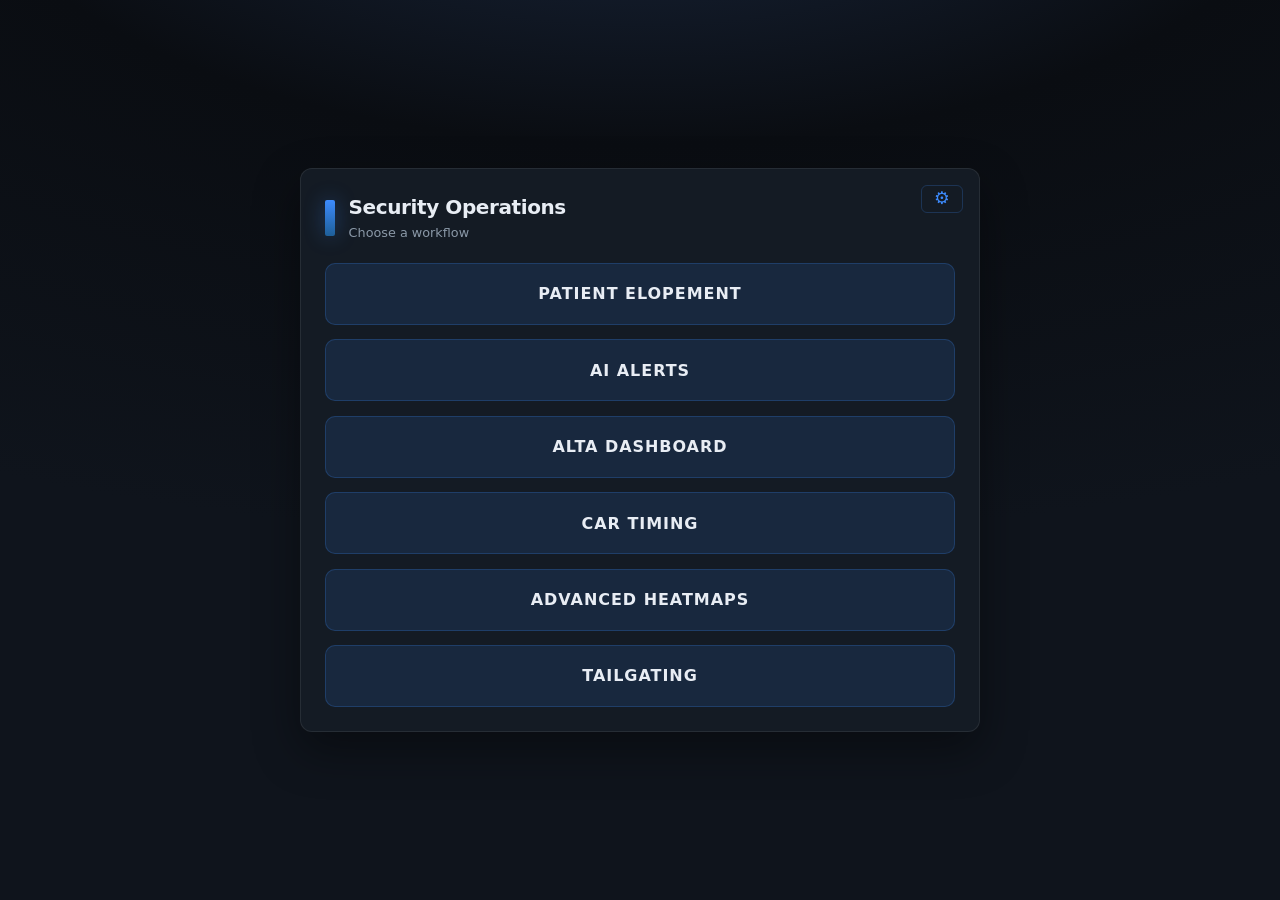
<file: docs/index.html>
<!DOCTYPE html>
<html lang="en">
  <head>
    <meta charset="utf-8" />
    <meta name="viewport" content="width=device-width, initial-scale=1" />
    <title>Security Operations Hub</title>
    <link rel="stylesheet" href="css/style.css?v=10" />
  </head>
  <body class="home-body">
    <main class="home-shell">
      <section class="home-card" aria-labelledby="home-title">
        <div class="home-settings-wrap">
          <button type="button" class="btn btn-ghost home-settings-btn" id="homeSettingsBtn" aria-label="App visibility settings">
            ⚙
          </button>
        </div>
        <div class="brand home-brand">
          <span class="brand-mark" aria-hidden="true"></span>
          <div class="brand-text">
            <h1 id="home-title">Security Operations</h1>
            <p class="tagline">Choose a workflow</p>
          </div>
        </div>
        <div class="home-actions" id="homeActions">
          <a class="home-link-btn" data-app-id="patient-elopement" href="patient-elopement.html">Patient elopement</a>
          <a class="home-link-btn" data-app-id="ai-alerts" href="ai-alerts.html">AI alerts</a>
          <a class="home-link-btn" data-app-id="alta-dashboard" href="alta-dashboard.html">Alta dashboard</a>
          <a class="home-link-btn" data-app-id="car-timing" href="car-timing.html">Car timing</a>
          <a class="home-link-btn" data-app-id="advanced-heatmaps" href="advanced-heatmaps.html">Advanced heatmaps</a>
          <a class="home-link-btn" data-app-id="tailgating" href="tailgating.html">Tailgating</a>
        </div>
      </section>
    </main>
    <div class="ai-alerts-modal is-hidden" id="homeSettingsModal" role="dialog" aria-modal="true" aria-labelledby="homeSettingsTitle" hidden>
      <div class="ai-alerts-modal-card">
        <div class="card-head card-head-split">
          <h2 id="homeSettingsTitle">Visible mini apps</h2>
          <button type="button" class="btn btn-ghost" id="homeSettingsCloseBtn">Close</button>
        </div>
        <div id="homeSettingsList" class="home-settings-list"></div>
      </div>
    </div>
    <script src="js/home.js?v=2"></script>
  </body>
</html>
</file>
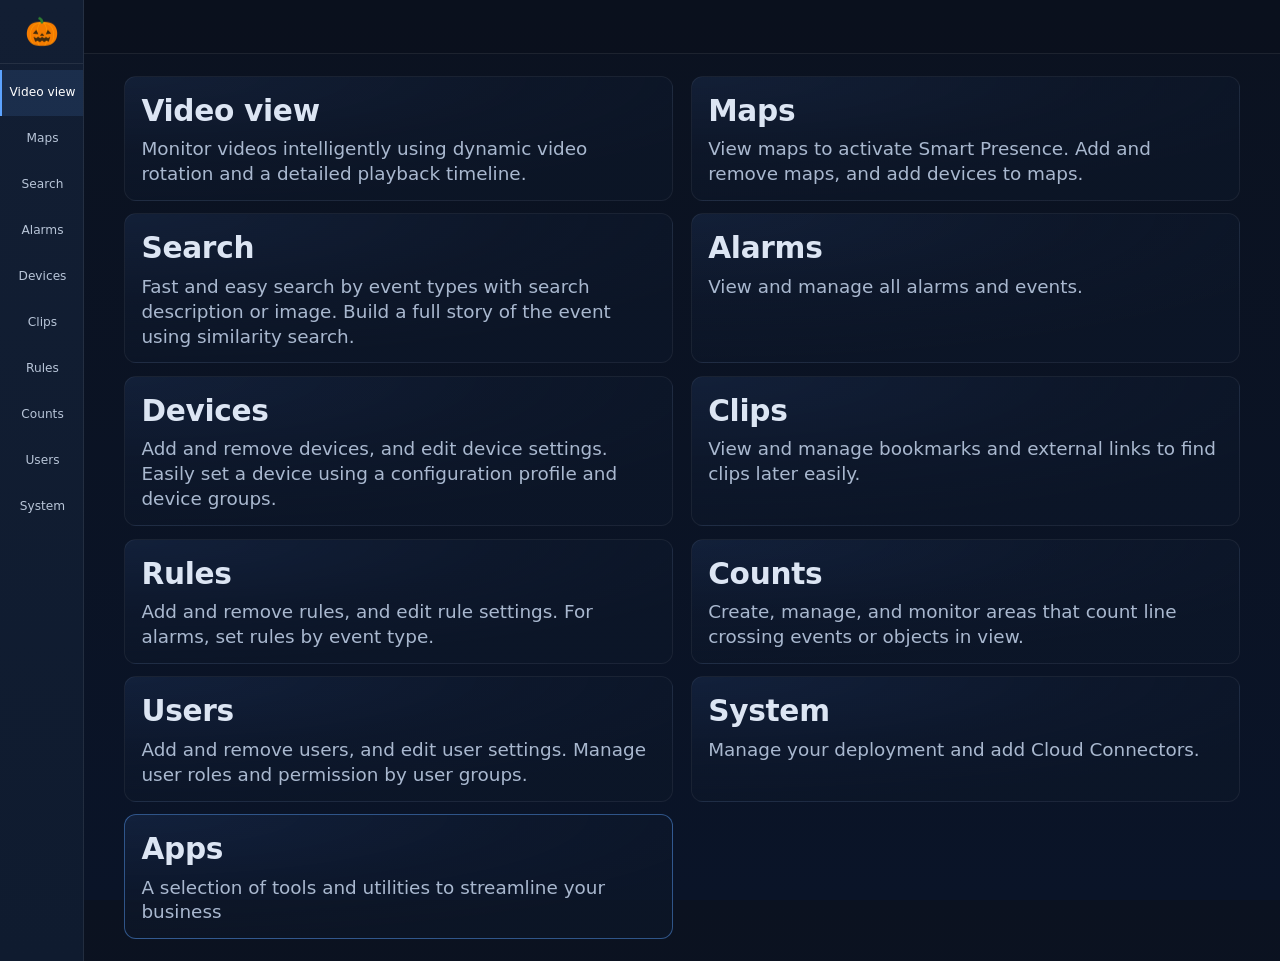
<file: docs/home/index.html>
<!DOCTYPE html>
<html lang="en">
  <head>
    <meta charset="utf-8" />
    <meta name="viewport" content="width=device-width, initial-scale=1" />
    <title>Alta Home</title>
    <link rel="stylesheet" href="../css/style.css?v=10" />
  </head>
  <body class="alta-home-body">
    <div class="alta-home-shell">
      <aside class="alta-nav">
        <div class="alta-nav-logo" aria-hidden="true">🎃</div>
        <nav class="alta-nav-list">
          <a class="alta-nav-item is-active" href="#"><span>Video view</span></a>
          <a class="alta-nav-item" href="#"><span>Maps</span></a>
          <a class="alta-nav-item" href="#"><span>Search</span></a>
          <a class="alta-nav-item" href="#"><span>Alarms</span></a>
          <a class="alta-nav-item" href="#"><span>Devices</span></a>
          <a class="alta-nav-item" href="#"><span>Clips</span></a>
          <a class="alta-nav-item" href="#"><span>Rules</span></a>
          <a class="alta-nav-item" href="#"><span>Counts</span></a>
          <a class="alta-nav-item" href="#"><span>Users</span></a>
          <a class="alta-nav-item" href="#"><span>System</span></a>
        </nav>
      </aside>
      <main class="alta-main">
        <header class="alta-main-top"></header>
        <section class="alta-feature-grid" aria-label="Platform sections">
          <article class="alta-feature-item">
            <h2>Video view</h2>
            <p>Monitor videos intelligently using dynamic video rotation and a detailed playback timeline.</p>
          </article>
          <article class="alta-feature-item">
            <h2>Maps</h2>
            <p>View maps to activate Smart Presence. Add and remove maps, and add devices to maps.</p>
          </article>
          <article class="alta-feature-item">
            <h2>Search</h2>
            <p>Fast and easy search by event types with search description or image. Build a full story of the event using similarity search.</p>
          </article>
          <article class="alta-feature-item">
            <h2>Alarms</h2>
            <p>View and manage all alarms and events.</p>
          </article>
          <article class="alta-feature-item">
            <h2>Devices</h2>
            <p>Add and remove devices, and edit device settings. Easily set a device using a configuration profile and device groups.</p>
          </article>
          <article class="alta-feature-item">
            <h2>Clips</h2>
            <p>View and manage bookmarks and external links to find clips later easily.</p>
          </article>
          <article class="alta-feature-item">
            <h2>Rules</h2>
            <p>Add and remove rules, and edit rule settings. For alarms, set rules by event type.</p>
          </article>
          <article class="alta-feature-item">
            <h2>Counts</h2>
            <p>Create, manage, and monitor areas that count line crossing events or objects in view.</p>
          </article>
          <article class="alta-feature-item">
            <h2>Users</h2>
            <p>Add and remove users, and edit user settings. Manage user roles and permission by user groups.</p>
          </article>
          <article class="alta-feature-item">
            <h2>System</h2>
            <p>Manage your deployment and add Cloud Connectors.</p>
          </article>
          <a class="alta-feature-item alta-feature-link" href="../index.html">
            <h2>Apps</h2>
            <p>A selection of tools and utilities to streamline your business</p>
          </a>
        </section>
      </main>
    </div>
  </body>
</html>
</file>
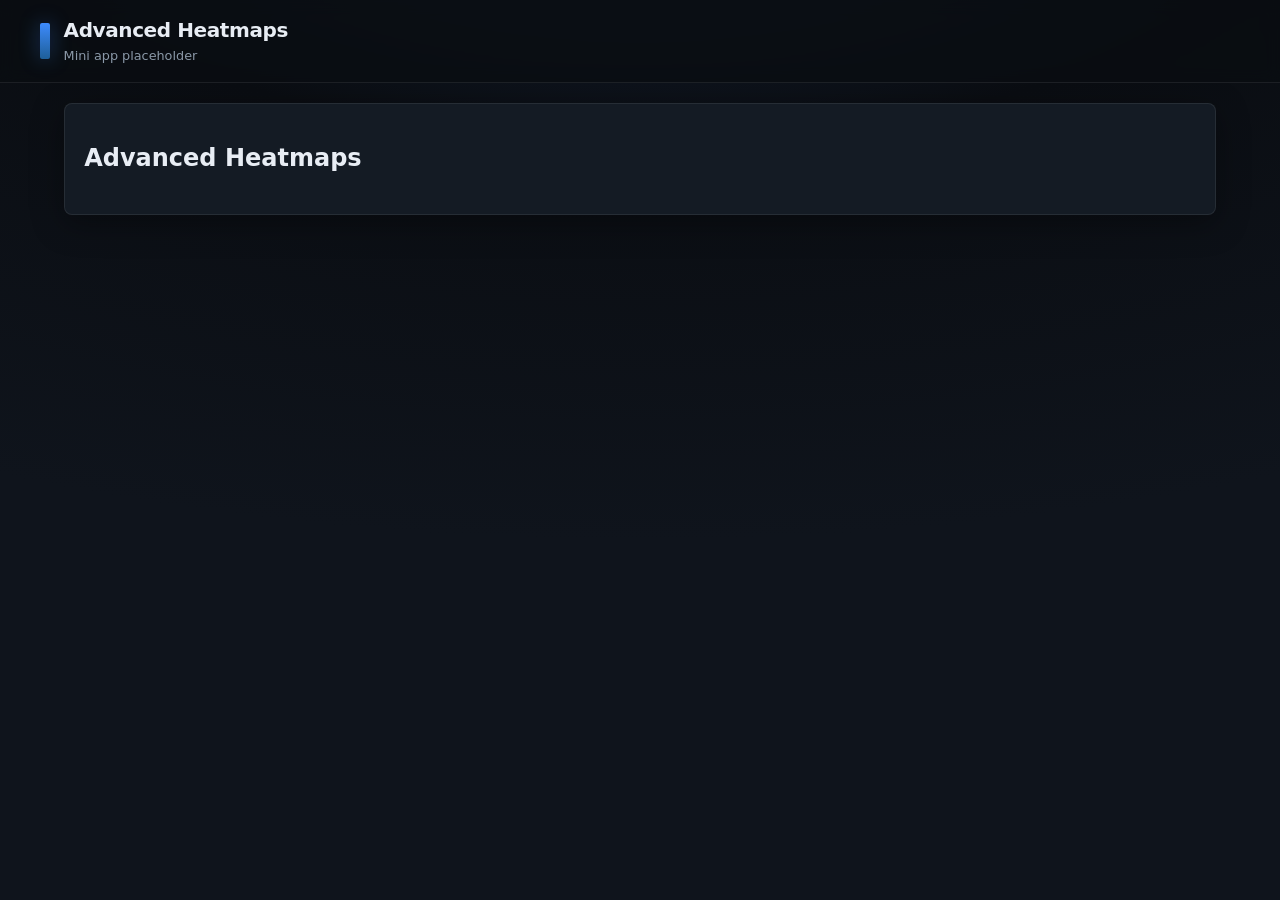
<file: docs/advanced-heatmaps.html>
<!DOCTYPE html>
<html lang="en">
  <head>
    <meta charset="utf-8" />
    <meta name="viewport" content="width=device-width, initial-scale=1" />
    <title>Advanced Heatmaps</title>
    <link rel="stylesheet" href="css/style.css?v=10" />
  </head>
  <body>
    <div class="app">
      <header class="topbar">
        <div class="brand">
          <span class="brand-mark" aria-hidden="true"></span>
          <div class="brand-text">
            <h1>Advanced Heatmaps</h1>
            <p class="tagline">Mini app placeholder</p>
          </div>
        </div>
      </header>
      <main class="layout layout-single">
        <section class="col">
          <div class="card">
            <h2>Advanced Heatmaps</h2>
          </div>
        </section>
      </main>
    </div>
  </body>
</html>
</file>
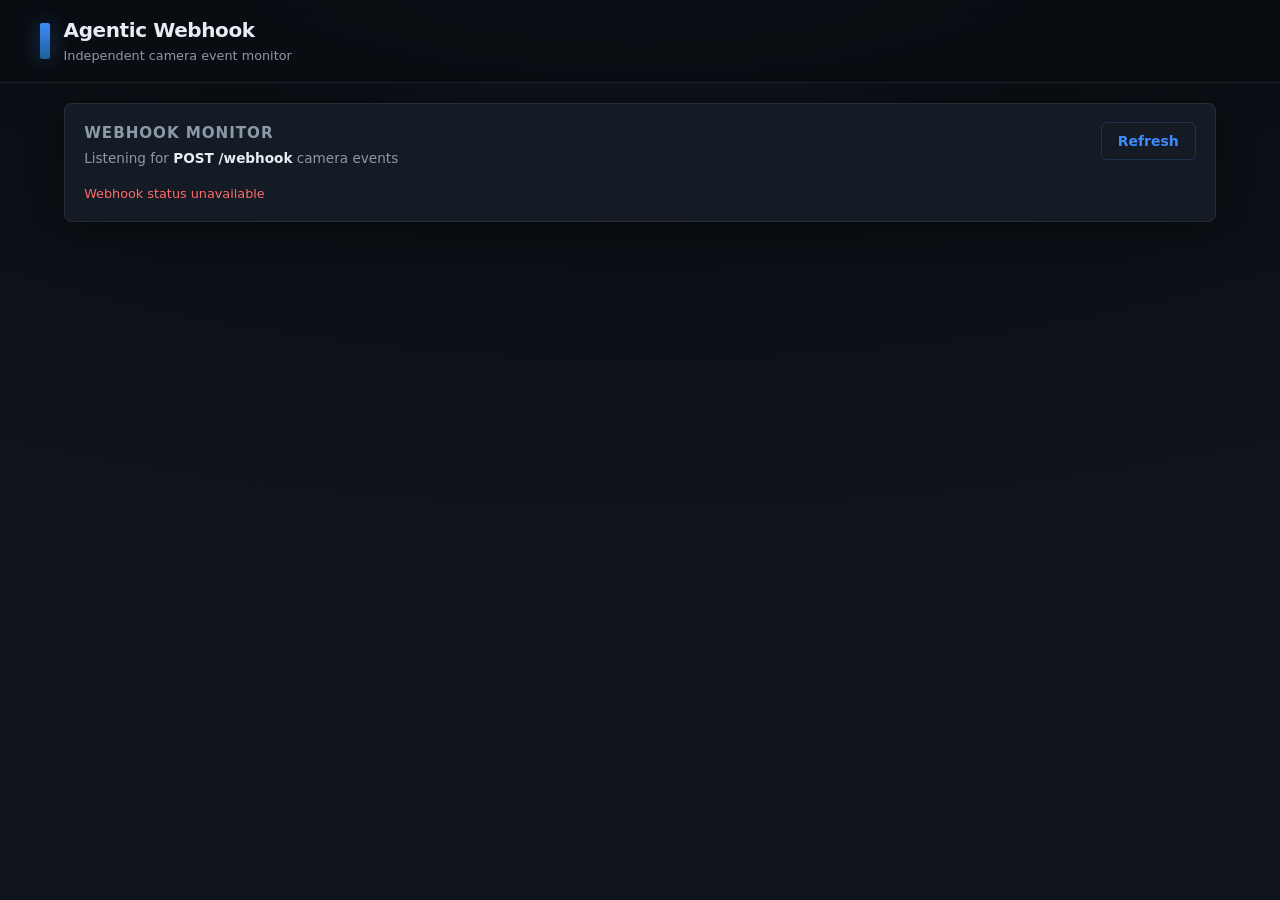
<file: docs/agentic-webhook.html>
<!DOCTYPE html>
<html lang="en">
  <head>
    <meta charset="utf-8" />
    <meta name="viewport" content="width=device-width, initial-scale=1" />
    <title>Agentic Webhook Monitor</title>
    <link rel="stylesheet" href="css/style.css?v=9" />
  </head>
  <body>
    <div class="app">
      <header class="topbar">
        <div class="brand">
          <span class="brand-mark" aria-hidden="true"></span>
          <div class="brand-text">
            <h1>Agentic Webhook</h1>
            <p class="tagline">Independent camera event monitor</p>
          </div>
        </div>
      </header>
      <main class="layout layout-single">
        <section class="col">
          <div class="card">
            <div class="card-head card-head-split">
              <div>
                <h2>Webhook monitor</h2>
                <p class="card-sub">Listening for <strong>POST /webhook</strong> camera events</p>
              </div>
              <button type="button" class="btn btn-ghost" id="refreshWebhookBtn">Refresh</button>
            </div>
            <p id="entryStatus" class="inline-status">Waiting for webhook...</p>
          </div>
        </section>
      </main>
    </div>

    <div class="warning-modal is-hidden" id="entryModal" role="dialog" aria-modal="true" aria-labelledby="entryTitle" hidden>
      <div class="warning-card">
        <div class="warning-head">
          <h2 id="entryTitle">AGENTIC WEBHOOK EVENT</h2>
          <div class="warning-head-actions">
            <p id="entryModalStatus" class="warning-status">Waiting for webhook...</p>
            <button type="button" class="btn btn-ghost warning-clear-btn" id="clearEntryBtn" disabled>Clear event</button>
          </div>
        </div>
        <div id="entryBody" class="warning-body is-hidden agentic-warning-body">
          <div class="warning-thumbs agentic-main-viewer">
            <div class="warning-thumb-wrap agentic-main-wrap">
              <span id="entryFallback" class="warning-thumb-fallback">?</span>
              <img id="entryImage" class="warning-thumb-img" alt="Webhook snapshot" />
            </div>
          </div>
          <div class="warning-meta">
            <div id="entryName" class="warning-patient">Unknown rule</div>
            <div id="entryCamera" class="warning-location">Unknown camera</div>
            <div id="entryEvent" class="warning-event">Camera rule triggered</div>
            <div id="entryTime" class="warning-time"></div>
            <div id="entryResolution" class="warning-time"></div>
          </div>
        </div>
        <div id="entrySnapshots" class="warning-snapshots is-hidden">
          <div class="warning-snapshots-title">Snapshot selector</div>
          <div class="agentic-snapshot-selector">
            <button type="button" class="btn btn-ghost agentic-snap-btn" id="snapSelect0">1</button>
            <button type="button" class="btn btn-ghost agentic-snap-btn" id="snapSelect1">2</button>
            <button type="button" class="btn btn-ghost agentic-snap-btn" id="snapSelect2">3</button>
          </div>
        </div>
      </div>
    </div>

    <script src="js/agentic-webhook.js?v=2"></script>
  </body>
</html>
</file>
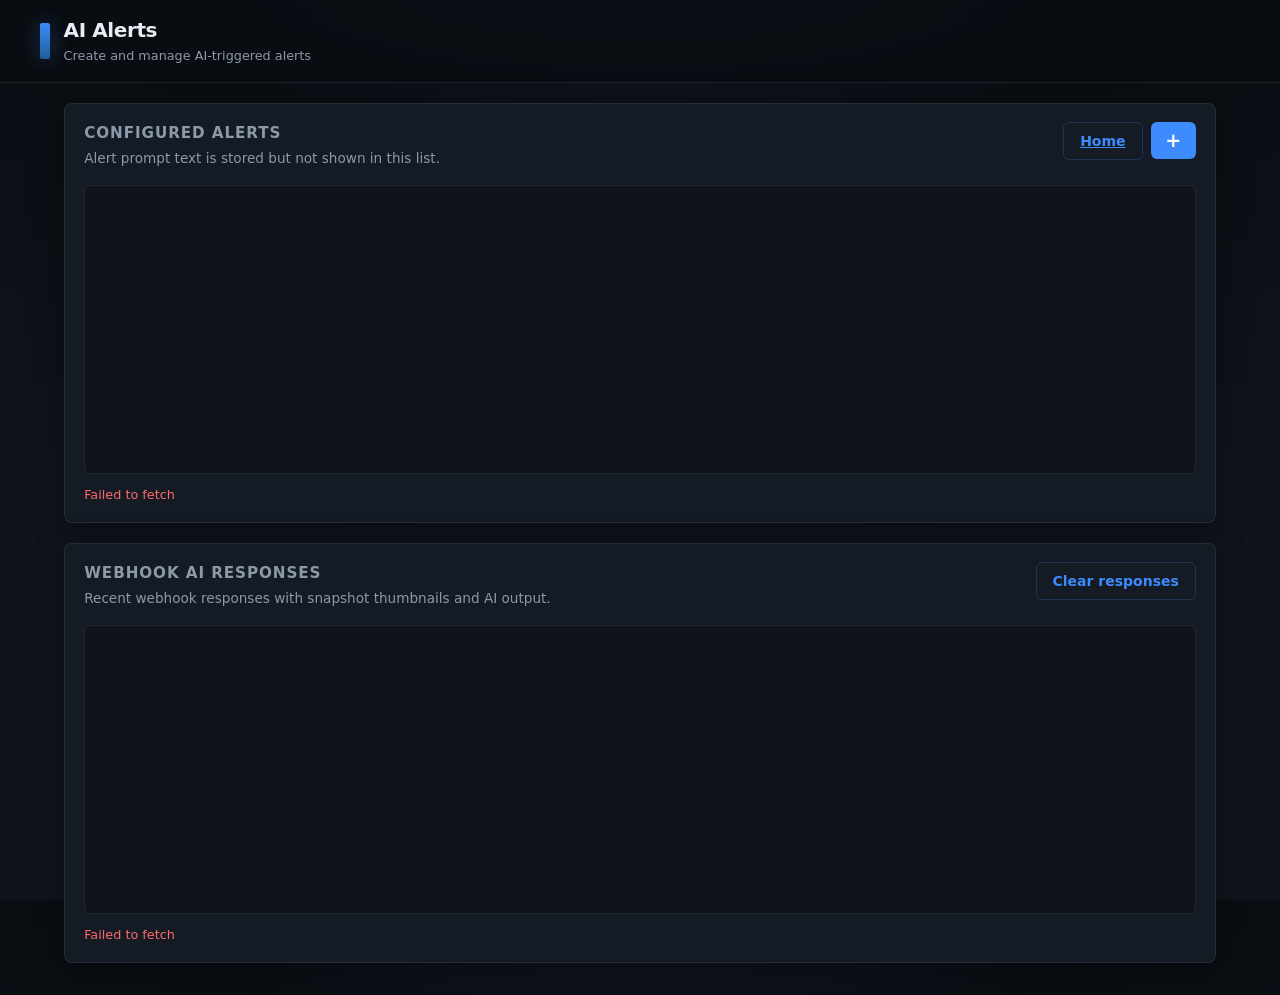
<file: docs/ai-alerts.html>
<!DOCTYPE html>
<html lang="en">
  <head>
    <meta charset="utf-8" />
    <meta name="viewport" content="width=device-width, initial-scale=1" />
    <title>AI Alerts</title>
    <link rel="stylesheet" href="css/style.css?v=10" />
  </head>
  <body>
    <div class="app">
      <header class="topbar">
        <div class="brand">
          <span class="brand-mark" aria-hidden="true"></span>
          <div class="brand-text">
            <h1 id="ai-alerts-title">AI Alerts</h1>
            <p class="tagline">Create and manage AI-triggered alerts</p>
          </div>
        </div>
      </header>

      <main class="layout layout-single">
        <section class="col" aria-labelledby="ai-alerts-title">
          <div class="card card-tall">
            <div class="card-head card-head-split">
              <div>
                <h2>Configured alerts</h2>
                <p class="card-sub">Alert prompt text is stored but not shown in this list.</p>
              </div>
              <div class="ai-alerts-actions">
                <a class="btn btn-ghost" href="index.html">Home</a>
                <button type="button" class="btn btn-primary ai-add-btn" id="addAlertBtn" aria-label="Create alert">+</button>
              </div>
            </div>
            <ul id="alertsList" class="ai-alerts-list"></ul>
            <p id="alertsStatus" class="list-foot" aria-live="polite"></p>
          </div>
        </section>
        <section class="col" aria-labelledby="responsesTitle">
          <div class="card card-tall">
            <div class="card-head card-head-split">
              <div>
                <h2 id="responsesTitle">Webhook AI responses</h2>
                <p class="card-sub">Recent webhook responses with snapshot thumbnails and AI output.</p>
              </div>
              <button type="button" class="btn btn-ghost" id="clearResponsesBtn">Clear responses</button>
            </div>
            <ul id="responsesList" class="ai-response-list"></ul>
            <p id="responsesStatus" class="list-foot" aria-live="polite"></p>
          </div>
        </section>
      </main>
    </div>

    <div class="ai-alerts-modal is-hidden" id="alertModal" role="dialog" aria-modal="true" aria-labelledby="alertModalTitle" hidden>
      <div class="ai-alerts-modal-card">
        <div class="card-head card-head-split">
          <h2 id="alertModalTitle">Create AI alert</h2>
          <button type="button" class="btn btn-ghost" id="closeAlertModalBtn">Close</button>
        </div>
        <label class="field">
          <span>Alert name</span>
          <input type="text" id="alertNameInput" maxlength="120" placeholder="e.g. Loitering in ambulance bay" />
        </label>
        <label class="field">
          <span>Prompt</span>
          <textarea id="alertPromptInput" class="ai-alerts-textarea" rows="6" placeholder="Describe what the AI should detect..."></textarea>
        </label>
        <div class="btn-row">
          <button type="button" class="btn btn-primary" id="saveAlertBtn">Save alert</button>
        </div>
        <p id="alertFormStatus" class="inline-status" aria-live="polite"></p>
      </div>
    </div>
    <script src="js/ai-alerts.js?v=3"></script>
  </body>
</html>
</file>
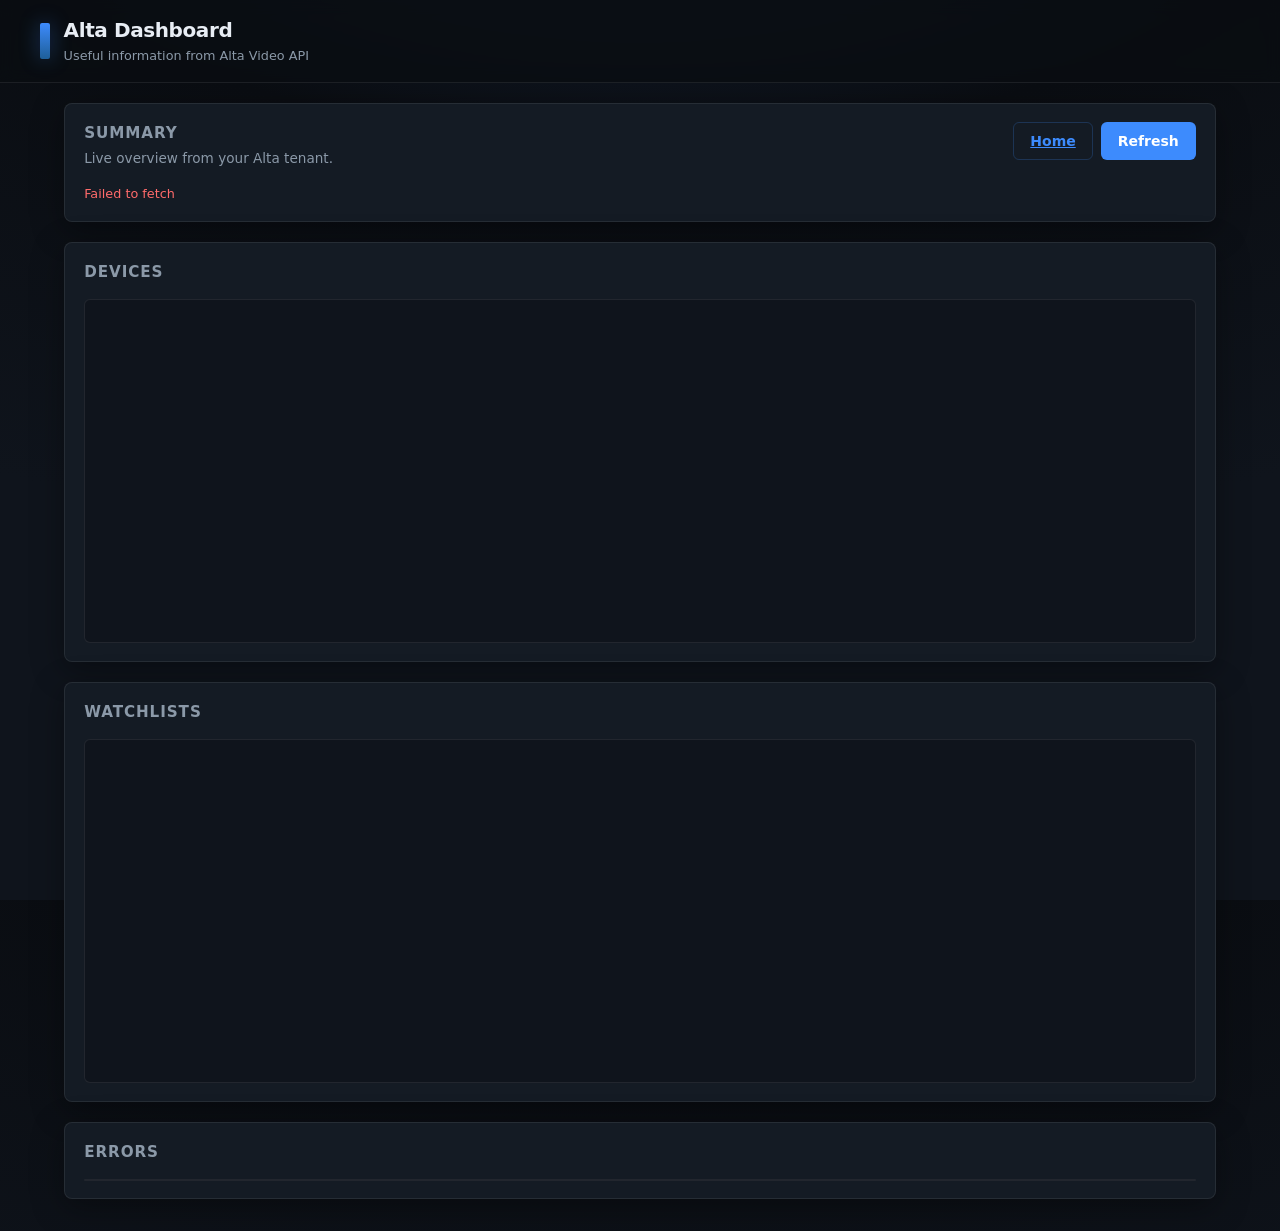
<file: docs/alta-dashboard.html>
<!DOCTYPE html>
<html lang="en">
  <head>
    <meta charset="utf-8" />
    <meta name="viewport" content="width=device-width, initial-scale=1" />
    <title>Alta Dashboard</title>
    <link rel="stylesheet" href="css/style.css?v=10" />
  </head>
  <body>
    <div class="app">
      <header class="topbar">
        <div class="brand">
          <span class="brand-mark" aria-hidden="true"></span>
          <div class="brand-text">
            <h1 id="dashboard-title">Alta Dashboard</h1>
            <p class="tagline">Useful information from Alta Video API</p>
          </div>
        </div>
      </header>

      <main class="layout layout-single">
        <section class="col">
          <div class="card">
            <div class="card-head card-head-split">
              <div>
                <h2>Summary</h2>
                <p class="card-sub">Live overview from your Alta tenant.</p>
              </div>
              <div class="ai-alerts-actions">
                <a class="btn btn-ghost" href="index.html">Home</a>
                <button type="button" class="btn btn-primary" id="dashboardRefreshBtn">Refresh</button>
              </div>
            </div>
            <div id="dashboardStatus" class="inline-status" aria-live="polite"></div>
            <div class="warning-snapshots-grid" id="dashboardSummaryGrid"></div>
          </div>
        </section>

        <section class="col">
          <div class="card card-tall">
            <div class="card-head">
              <h2>Devices</h2>
            </div>
            <ul id="dashboardDevices" class="ai-alerts-list"></ul>
          </div>
        </section>

        <section class="col">
          <div class="card card-tall">
            <div class="card-head">
              <h2>Watchlists</h2>
            </div>
            <ul id="dashboardWatchlists" class="ai-alerts-list"></ul>
          </div>
        </section>

        <section class="col">
          <div class="card">
            <div class="card-head">
              <h2>Errors</h2>
            </div>
            <ul id="dashboardErrors" class="ai-alerts-list"></ul>
          </div>
        </section>
      </main>
    </div>
    <script src="js/alta-dashboard.js?v=1"></script>
  </body>
</html>
</file>
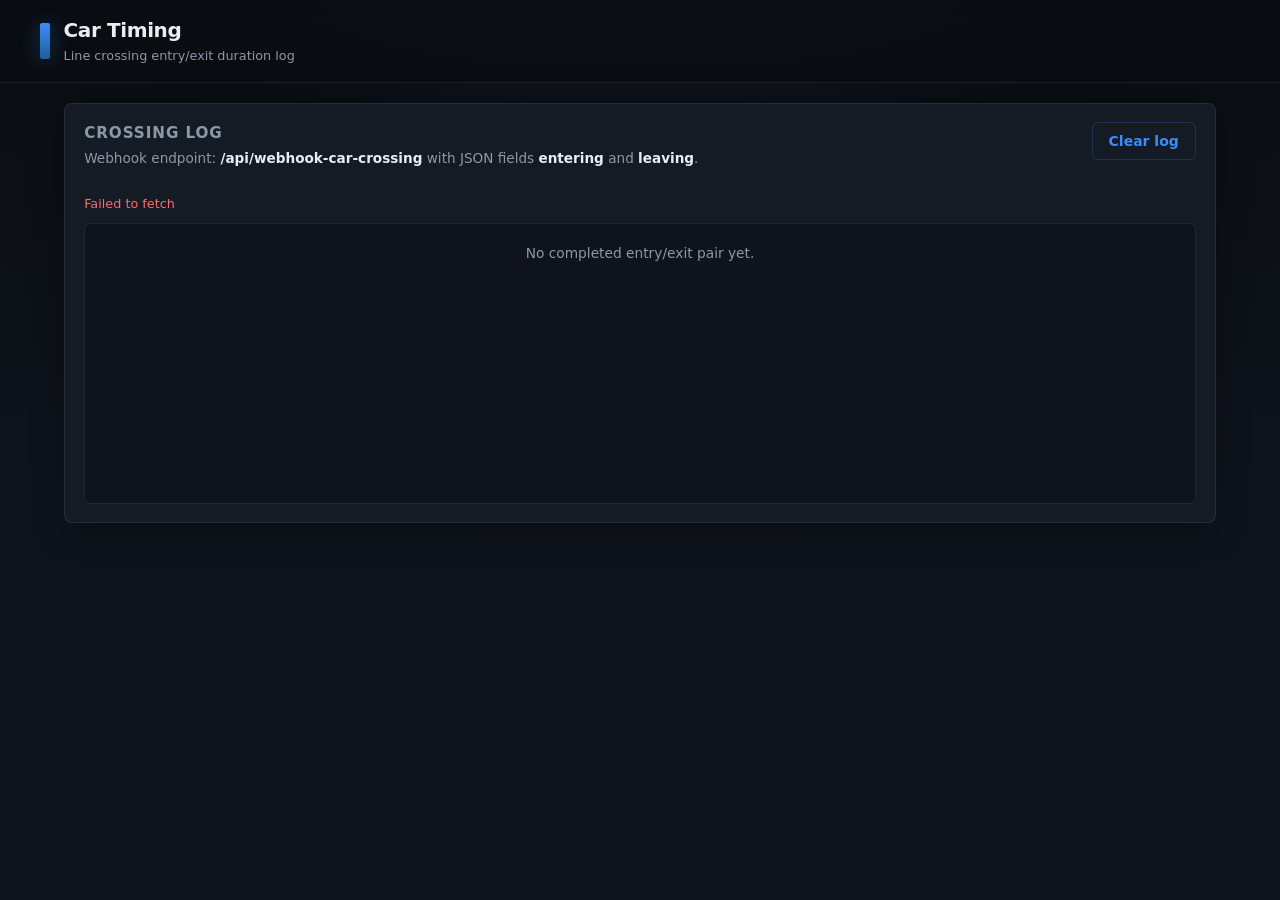
<file: docs/car-timing.html>
<!DOCTYPE html>
<html lang="en">
  <head>
    <meta charset="utf-8" />
    <meta name="viewport" content="width=device-width, initial-scale=1" />
    <title>Car Timing</title>
    <link rel="stylesheet" href="css/style.css?v=10" />
  </head>
  <body>
    <div class="app">
      <header class="topbar">
        <div class="brand">
          <span class="brand-mark" aria-hidden="true"></span>
          <div class="brand-text">
            <h1>Car Timing</h1>
            <p class="tagline">Line crossing entry/exit duration log</p>
          </div>
        </div>
      </header>
      <main class="layout layout-single">
        <section class="col">
          <div class="card car-timing-card">
            <div class="card-head card-head-split">
              <div>
                <h2>Crossing log</h2>
                <p class="card-sub">Webhook endpoint: <strong>/api/webhook-car-crossing</strong> with JSON fields <strong>entering</strong> and <strong>leaving</strong>.</p>
              </div>
              <div class="btn-row">
                <button type="button" class="btn btn-ghost" id="clearLogBtn">Clear log</button>
              </div>
            </div>
            <p class="inline-status" id="carTimingStatus">Waiting for webhook events…</p>
            <ul class="car-timing-list" id="carTimingList">
              <li class="car-timing-empty">No completed entry/exit pair yet.</li>
            </ul>
          </div>
        </section>
      </main>
    </div>
    <script src="js/car-timing.js?v=1"></script>
  </body>
</html>
</file>
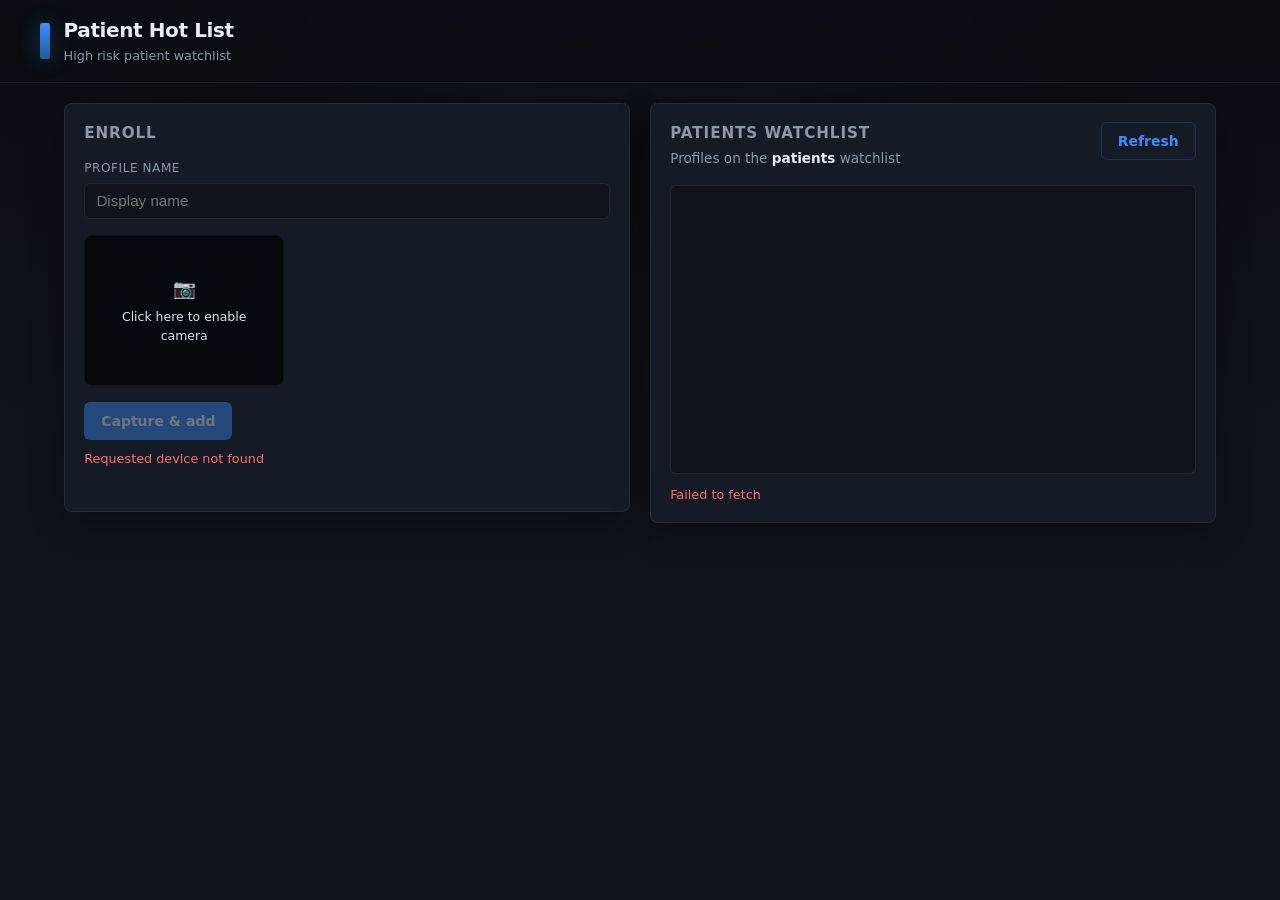
<file: docs/patient-elopement.html>
<!DOCTYPE html>
<html lang="en">
  <head>
    <meta charset="utf-8" />
    <meta name="viewport" content="width=device-width, initial-scale=1" />
    <title>Patients — Alta watchlist</title>
    <link rel="stylesheet" href="css/style.css?v=8" />
  </head>
  <body>
    <div class="app">
      <header class="topbar">
        <div class="brand">
          <span class="brand-mark" aria-hidden="true"></span>
          <div class="brand-text">
            <h1>Patient Hot List</h1>
            <p class="tagline">High risk patient watchlist</p>
          </div>
        </div>
      </header>

      <main class="layout">
        <section class="col col-capture" aria-labelledby="capture-title">
          <div class="card">
            <div class="card-head">
              <h2 id="capture-title">Enroll</h2>
            </div>
            <label class="field">
              <span>Profile name</span>
              <input type="text" id="profileName" placeholder="Display name" maxlength="120" autocomplete="name" />
            </label>
            <div class="video-wrap" id="videoWrap" role="button" tabindex="0" aria-label="Enable camera">
              <video id="video" playsinline autoplay muted></video>
              <div id="cameraOverlay" class="camera-overlay is-hidden">
                <div class="camera-overlay-icon" aria-hidden="true">📷</div>
                <div class="camera-overlay-text">Click here to enable camera</div>
              </div>
              <canvas id="canvas" hidden></canvas>
            </div>
            <div class="btn-row">
              <button type="button" class="btn btn-primary" id="capture" disabled>Capture &amp; add</button>
            </div>
            <p id="camStatus" class="inline-status" aria-live="polite"></p>
            <p id="enrollStatus" class="inline-status enroll-line" aria-live="polite"></p>
          </div>
        </section>

        <section class="col col-roster" aria-labelledby="roster-title">
          <div class="card card-tall">
            <div class="card-head card-head-split">
              <div>
                <h2 id="roster-title">Patients watchlist</h2>
                <p class="card-sub">Profiles on the <strong>patients</strong> watchlist</p>
              </div>
              <button type="button" class="btn btn-ghost" id="refreshProfiles" title="Reload from Alta">Refresh</button>
            </div>
            <ul id="profileList" class="profile-list"></ul>
            <p id="listStatus" class="list-foot" aria-live="polite"></p>
          </div>
        </section>
      </main>
    </div>
    <script src="js/app.js?v=11"></script>
  </body>
</html>
</file>
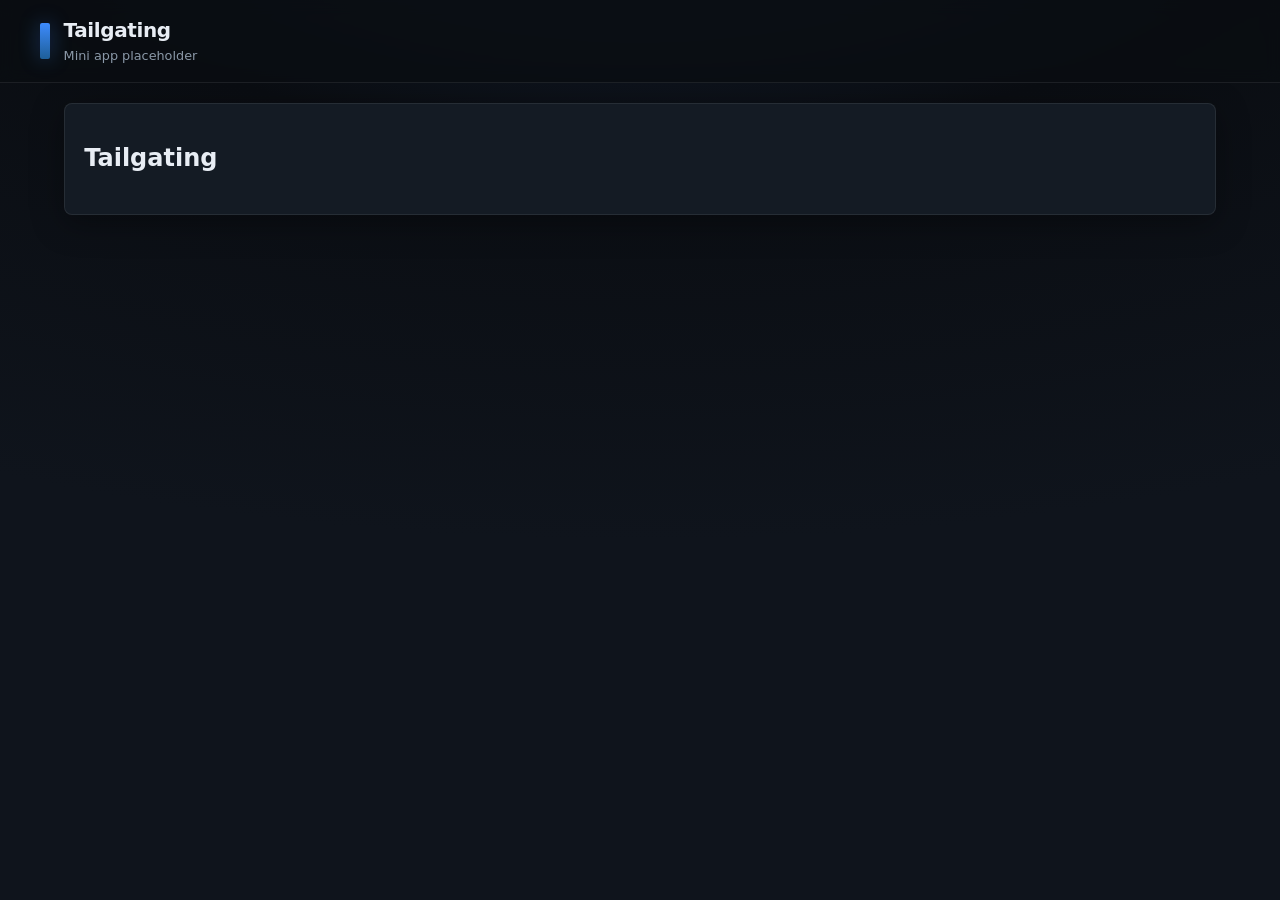
<file: docs/tailgating.html>
<!DOCTYPE html>
<html lang="en">
  <head>
    <meta charset="utf-8" />
    <meta name="viewport" content="width=device-width, initial-scale=1" />
    <title>Tailgating</title>
    <link rel="stylesheet" href="css/style.css?v=10" />
  </head>
  <body>
    <div class="app">
      <header class="topbar">
        <div class="brand">
          <span class="brand-mark" aria-hidden="true"></span>
          <div class="brand-text">
            <h1>Tailgating</h1>
            <p class="tagline">Mini app placeholder</p>
          </div>
        </div>
      </header>
      <main class="layout layout-single">
        <section class="col">
          <div class="card">
            <h2>Tailgating</h2>
          </div>
        </section>
      </main>
    </div>
  </body>
</html>
</file>
<file: docs/css/style.css>
/* Alta / Avigilon-style dark UI (forced dark; inspired by enterprise video clients) */
:root {
  color-scheme: dark;
  --bg0: #0a0d12;
  --bg1: #0f141c;
  --surface: #141b24;
  --surface2: #1a2330;
  --border: rgba(255, 255, 255, 0.08);
  --border-strong: rgba(62, 140, 255, 0.22);
  --text: #e8edf4;
  --muted: #8b99a8;
  --accent: #3d8bfd;
  --accent-hover: #5ca3ff;
  --danger: #ff6b6b;
  --ok: #5bd48a;
  --radius: 8px;
  --font: "Inter", ui-sans-serif, system-ui, -apple-system, "Segoe UI", Roboto, "Helvetica Neue", Arial, sans-serif;
}

* {
  box-sizing: border-box;
}

html,
body {
  height: 100%;
}

body {
  margin: 0;
  font-family: var(--font);
  background: radial-gradient(120% 80% at 50% -20%, #1a2840 0%, var(--bg0) 45%, var(--bg1) 100%);
  color: var(--text);
  line-height: 1.45;
  min-height: 100vh;
}

.app {
  min-height: 100vh;
  display: flex;
  flex-direction: column;
}

.topbar {
  padding: 1rem 1.5rem;
  border-bottom: 1px solid var(--border);
  background: rgba(10, 13, 18, 0.85);
  backdrop-filter: blur(8px);
}

.brand {
  display: flex;
  align-items: center;
  gap: 0.85rem;
  max-width: 1200px;
  margin: 0 auto;
}

.brand-mark {
  width: 10px;
  height: 36px;
  border-radius: 2px;
  background: linear-gradient(180deg, var(--accent) 0%, #1e5f99 100%);
  box-shadow: 0 0 20px rgba(61, 139, 253, 0.35);
}

.brand-text h1 {
  margin: 0;
  font-size: 1.25rem;
  font-weight: 600;
  letter-spacing: -0.02em;
}

.tagline {
  margin: 0.15rem 0 0;
  font-size: 0.8rem;
  color: var(--muted);
}

.warning-modal {
  position: fixed;
  inset: 0;
  z-index: 999;
  display: flex;
  align-items: center;
  justify-content: center;
  padding: 1.25rem;
  background: rgba(6, 8, 12, 0.68);
}

.warning-modal[hidden] {
  display: none !important;
}

.warning-modal.is-hidden {
  display: none;
}

.warning-card {
  width: min(760px, 100%);
  background: rgba(85, 20, 20, 0.45);
  border: 1px solid rgba(255, 107, 107, 0.45);
  border-radius: var(--radius);
  padding: 1.1rem 1.2rem;
  box-shadow: 0 22px 48px rgba(0, 0, 0, 0.55);
}

.warning-head {
  display: flex;
  align-items: center;
  justify-content: space-between;
  gap: 0.75rem;
}

.warning-head-actions {
  display: flex;
  align-items: center;
  gap: 0.5rem;
}

.warning-head h2 {
  margin: 0;
  font-size: 1.05rem;
  text-transform: uppercase;
  letter-spacing: 0.1em;
}

.warning-status {
  margin: 0;
  color: var(--muted);
  font-size: 0.82rem;
}

.warning-clear-btn {
  padding: 0.45rem 0.8rem;
  font-size: 0.82rem;
}

.warning-status.warn {
  color: #ffd0d0;
}

.warning-status.err {
  color: var(--danger);
}

.warning-body {
  margin-top: 0.85rem;
  display: flex;
  align-items: center;
  gap: 1rem;
}

.warning-thumbs {
  display: flex;
  align-items: center;
  gap: 0.85rem;
  flex-shrink: 0;
}

.warning-body.is-hidden {
  display: none;
}

.warning-thumb-wrap {
  position: relative;
  width: 140px;
  height: 140px;
  border-radius: 8px;
  overflow: hidden;
  border: 1px solid var(--border);
  background: #180e0e;
}

.warning-thumb-img {
  position: absolute;
  inset: 0;
  width: 140px;
  height: 140px;
  object-fit: cover;
}

.warning-thumb-fallback {
  position: absolute;
  inset: 0;
  display: flex;
  align-items: center;
  justify-content: center;
  font-weight: 700;
  color: #ffc7c7;
}

.warning-meta {
  min-width: 0;
}

.warning-snapshots {
  margin-top: 0.9rem;
  border-top: 1px solid rgba(255, 255, 255, 0.08);
  padding-top: 0.8rem;
}

.warning-snapshots.is-hidden {
  display: none;
}

.warning-snapshots-title {
  color: #f0c9c9;
  font-size: 0.82rem;
  margin-bottom: 0.5rem;
  text-transform: uppercase;
  letter-spacing: 0.06em;
}

.warning-snapshots-grid {
  display: grid;
  grid-template-columns: repeat(3, minmax(0, 1fr));
  gap: 0.6rem;
}

.warning-snapshot-tile {
  position: relative;
  aspect-ratio: 4 / 3;
  border: 1px solid var(--border);
  border-radius: 8px;
  overflow: hidden;
  background: #180e0e;
}

.warning-snapshot-label {
  position: absolute;
  left: 0.35rem;
  bottom: 0.35rem;
  background: rgba(6, 8, 12, 0.74);
  color: #e8edf4;
  padding: 0.12rem 0.35rem;
  border-radius: 4px;
  font-size: 0.74rem;
}

.warning-snapshot-tile .warning-thumb-img {
  width: 100%;
  height: 100%;
}

.agentic-warning-body {
  display: block;
}

.agentic-main-viewer {
  display: block;
  margin-bottom: 0.8rem;
}

.agentic-main-wrap {
  width: 100%;
  height: min(72vh, 760px);
  max-height: 72vh;
  background: #0b0f14;
  overflow: auto;
}

.agentic-main-wrap .warning-thumb-img {
  position: static;
  inset: auto;
  width: auto;
  height: auto;
  max-width: none;
  max-height: none;
  object-fit: unset;
}

.agentic-main-wrap .warning-thumb-fallback {
  position: sticky;
  left: 0;
  top: 0;
}

.agentic-snapshot-selector {
  display: flex;
  gap: 0.5rem;
  flex-wrap: wrap;
}

.agentic-snap-btn {
  min-width: 90px;
}

.agentic-snap-btn.agentic-snap-btn-active {
  background: rgba(61, 139, 253, 0.22);
  border-color: rgba(92, 163, 255, 0.55);
}

.warning-patient {
  font-weight: 700;
  font-size: 1.15rem;
}

.warning-location,
.warning-event,
.warning-time {
  color: #f0c9c9;
  font-size: 0.95rem;
}

.layout {
  flex: 1;
  display: grid;
  grid-template-columns: minmax(0, 1fr) minmax(0, 1fr);
  gap: 1.25rem;
  padding: 1.25rem 1.5rem 2rem;
  max-width: 1200px;
  margin: 0 auto;
  width: 100%;
  align-items: stretch;
}

@media (max-width: 900px) {
  .layout {
    grid-template-columns: 1fr;
  }
}

.col {
  min-width: 0;
}

.card {
  background: var(--surface);
  border: 1px solid var(--border);
  border-radius: var(--radius);
  padding: 1.1rem 1.2rem;
  box-shadow: 0 8px 32px rgba(0, 0, 0, 0.35);
}

.card-tall {
  min-height: 420px;
  display: flex;
  flex-direction: column;
}

.card-head {
  margin-bottom: 1rem;
}

.card-head h2 {
  margin: 0;
  font-size: 0.95rem;
  font-weight: 600;
  text-transform: uppercase;
  letter-spacing: 0.06em;
  color: var(--muted);
}

.card-head-split {
  display: flex;
  align-items: flex-start;
  justify-content: space-between;
  gap: 1rem;
}

.card-sub {
  margin: 0.35rem 0 0;
  font-size: 0.85rem;
  color: var(--muted);
}

.card-sub strong {
  color: var(--text);
  font-weight: 600;
}

.field {
  display: flex;
  flex-direction: column;
  gap: 0.35rem;
  margin-bottom: 1rem;
}

.field span {
  font-size: 0.75rem;
  text-transform: uppercase;
  letter-spacing: 0.05em;
  color: var(--muted);
}

input[type="text"] {
  width: 100%;
  padding: 0.55rem 0.7rem;
  border-radius: 6px;
  border: 1px solid var(--border);
  background: var(--bg1);
  color: var(--text);
  font-size: 0.95rem;
}

input[type="text"]:focus {
  outline: none;
  border-color: var(--border-strong);
  box-shadow: 0 0 0 2px rgba(61, 139, 253, 0.2);
}

.video-wrap {
  position: relative;
  max-width: 200px;
  width: 100%;
  border-radius: var(--radius);
  overflow: hidden;
  border: 1px solid var(--border);
  background: #000;
  margin-bottom: 1rem;
}

video {
  display: block;
  width: 100%;
  height: auto;
  aspect-ratio: 4 / 3;
  max-height: 150px;
  object-fit: cover;
}

.camera-overlay {
  position: absolute;
  inset: 0;
  display: flex;
  flex-direction: column;
  align-items: center;
  justify-content: center;
  gap: 0.35rem;
  background: rgba(7, 10, 15, 0.82);
  color: #d9e3ef;
  text-align: center;
  padding: 0.75rem;
  cursor: pointer;
}

.camera-overlay.is-hidden {
  display: none;
}

.camera-overlay-icon {
  font-size: 1.15rem;
}

.camera-overlay-text {
  font-size: 0.78rem;
}

.btn-row {
  display: flex;
  flex-wrap: wrap;
  gap: 0.5rem;
}

.btn {
  font: inherit;
  cursor: pointer;
  border-radius: 6px;
  padding: 0.5rem 1rem;
  font-size: 0.875rem;
  font-weight: 600;
  border: 1px solid transparent;
  transition: background 0.15s, border-color 0.15s, color 0.15s;
}

.btn:disabled {
  opacity: 0.4;
  cursor: not-allowed;
}

.btn-primary {
  background: var(--accent);
  color: #fff;
}

.btn-primary:hover:not(:disabled) {
  background: var(--accent-hover);
}

.btn-ghost {
  background: transparent;
  color: var(--accent);
  border-color: var(--border-strong);
}

.btn-ghost:hover:not(:disabled) {
  background: rgba(61, 139, 253, 0.12);
}

.inline-status {
  margin: 0.65rem 0 0;
  font-size: 0.8rem;
  min-height: 1.2em;
  color: var(--muted);
}

.inline-status.ok {
  color: var(--ok);
}

.inline-status.err {
  color: var(--danger);
}

.enroll-line {
  font-family: ui-monospace, "SF Mono", Menlo, monospace;
  font-size: 0.75rem;
  word-break: break-word;
}

.profile-list {
  list-style: none;
  margin: 0;
  padding: 0;
  flex: 1;
  overflow-y: auto;
  max-height: min(52vh, 560px);
  border: 1px solid var(--border);
  border-radius: 6px;
  background: var(--bg1);
}

.profile-row {
  display: flex;
  flex-direction: row;
  align-items: center;
  gap: 0.75rem;
  padding: 0.65rem 0.85rem;
  border-bottom: 1px solid var(--border);
}

.profile-thumb-wrap {
  position: relative;
  flex: 0 0 56px;
  width: 56px;
  height: 56px;
  min-width: 56px;
  min-height: 0;
  max-width: 56px;
  max-height: 56px;
  align-self: center;
  border-radius: 8px;
  overflow: hidden;
  background: var(--surface2);
  border: 1px solid var(--border);
}

.profile-thumb-img {
  position: absolute;
  left: 0;
  top: 0;
  display: block;
  width: 56px;
  height: 56px;
  max-width: 56px;
  max-height: 56px;
  object-fit: cover;
  object-position: center;
  z-index: 1;
}

.profile-thumb-fallback {
  position: absolute;
  inset: 0;
  display: flex;
  align-items: center;
  justify-content: center;
  font-size: 0.85rem;
  font-weight: 700;
  color: var(--muted);
  z-index: 0;
}

.profile-meta {
  flex: 1;
  min-width: 0;
}

.profile-actions {
  flex-shrink: 0;
}

.profile-name {
  font-weight: 600;
  font-size: 0.9rem;
}

.btn-danger {
  background: transparent;
  color: var(--danger);
  border: 1px solid rgba(255, 107, 107, 0.45);
  font-size: 0.8rem;
  padding: 0.35rem 0.65rem;
}

.btn-danger:hover:not(:disabled) {
  background: rgba(255, 107, 107, 0.12);
}

.profile-row:last-child {
  border-bottom: none;
}

.profile-empty {
  padding: 1.5rem;
  text-align: center;
  color: var(--muted);
  font-size: 0.875rem;
}

.list-foot {
  margin: 0.75rem 0 0;
  font-size: 0.8rem;
  color: var(--muted);
}

.list-foot.err {
  color: var(--danger);
}

.list-foot.ok {
  color: var(--ok);
}

.home-body {
  min-height: 100vh;
}

.home-shell {
  min-height: 100vh;
  display: flex;
  align-items: center;
  justify-content: center;
  padding: 1.5rem;
}

.home-card {
  width: min(680px, 100%);
  background: var(--surface);
  border: 1px solid var(--border);
  border-radius: 12px;
  box-shadow: 0 18px 46px rgba(0, 0, 0, 0.4);
  padding: 1.5rem;
  position: relative;
}

.home-brand {
  margin-bottom: 1.25rem;
}

.home-settings-wrap {
  position: absolute;
  right: 1rem;
  top: 1rem;
}

.home-settings-btn {
  width: 42px;
  min-width: 42px;
  padding: 0;
  font-size: 1.1rem;
}

.home-actions {
  display: grid;
  grid-template-columns: 1fr;
  gap: 0.9rem;
}

@media (max-width: 700px) {
  .home-actions {
    grid-template-columns: 1fr;
  }
}

.home-link-btn {
  display: inline-flex;
  align-items: center;
  justify-content: center;
  min-height: 62px;
  padding: 0.8rem 1rem;
  border-radius: 10px;
  border: 1px solid var(--border-strong);
  background: rgba(61, 139, 253, 0.12);
  color: var(--text);
  text-decoration: none;
  text-transform: uppercase;
  letter-spacing: 0.06em;
  font-weight: 650;
  transition: background 0.15s, border-color 0.15s;
}

.home-link-btn:hover {
  background: rgba(61, 139, 253, 0.24);
  border-color: rgba(92, 163, 255, 0.5);
}

.home-link-btn.is-hidden {
  display: none !important;
}

.home-link-btn-block {
  align-items: flex-start;
  justify-content: flex-start;
  text-transform: none;
  letter-spacing: 0.02em;
  flex-direction: column;
  gap: 0.15rem;
}

.home-link-btn-title {
  font-weight: 700;
  font-size: 1rem;
}

.home-link-btn-sub {
  font-size: 0.86rem;
  color: var(--muted);
}

.home-settings-list {
  display: grid;
  grid-template-columns: 1fr;
  gap: 0.55rem;
}

.home-settings-item {
  display: flex;
  align-items: center;
  gap: 0.55rem;
  font-size: 0.92rem;
}

.home-portal-grid {
  display: grid;
  grid-template-columns: repeat(2, minmax(0, 1fr));
  gap: 0.75rem;
}

@media (max-width: 860px) {
  .home-portal-grid {
    grid-template-columns: 1fr;
  }
}

.home-portal-item {
  border: 1px solid var(--border);
  border-radius: 10px;
  background: var(--bg1);
  padding: 0.8rem 0.9rem;
}

.home-portal-item h2 {
  margin: 0 0 0.35rem;
  font-size: 0.95rem;
  font-weight: 650;
}

.home-portal-item p {
  margin: 0;
  font-size: 0.84rem;
  color: var(--muted);
}

.home-portal-item-link {
  text-decoration: none;
  color: var(--text);
  border-color: var(--border-strong);
  background: rgba(61, 139, 253, 0.12);
  transition: background 0.15s, border-color 0.15s;
}

.home-portal-item-link:hover {
  background: rgba(61, 139, 253, 0.24);
  border-color: rgba(92, 163, 255, 0.5);
}

.alta-home-body {
  margin: 0;
  min-height: 100vh;
  background: linear-gradient(180deg, #0b1220 0%, #0a1428 100%);
  color: #dce5f3;
  font-family: var(--font);
}

.alta-home-shell {
  min-height: 100vh;
  display: grid;
  grid-template-columns: 84px minmax(0, 1fr);
}

.alta-nav {
  border-right: 1px solid rgba(255, 255, 255, 0.08);
  background: linear-gradient(180deg, #121e33 0%, #0f1b2f 100%);
  display: flex;
  flex-direction: column;
}

.alta-nav-logo {
  height: 64px;
  display: grid;
  place-items: center;
  border-bottom: 1px solid rgba(255, 255, 255, 0.08);
  font-size: 1.7rem;
}

.alta-nav-list {
  display: flex;
  flex-direction: column;
  padding: 0.35rem 0;
}

.alta-nav-item {
  min-height: 46px;
  display: flex;
  align-items: center;
  justify-content: center;
  text-decoration: none;
  color: #b8c5d8;
  font-size: 0.76rem;
  border-left: 2px solid transparent;
}

.alta-nav-item:hover {
  background: rgba(92, 163, 255, 0.08);
}

.alta-nav-item.is-active {
  color: #ffffff;
  background: rgba(92, 163, 255, 0.12);
  border-left-color: #5ca3ff;
}

.alta-main-top {
  height: 54px;
  border-bottom: 1px solid rgba(255, 255, 255, 0.08);
  background: rgba(10, 16, 29, 0.65);
}

.alta-feature-grid {
  max-width: 1160px;
  margin: 0 auto;
  padding: 1.35rem 1.4rem;
  display: grid;
  grid-template-columns: repeat(2, minmax(0, 1fr));
  gap: 0.78rem 1.15rem;
}

.alta-feature-item {
  border-radius: 12px;
  border: 1px solid rgba(255, 255, 255, 0.06);
  background: radial-gradient(120% 100% at 0 0, rgba(57, 93, 156, 0.18), rgba(17, 29, 51, 0.45) 60%, rgba(13, 23, 41, 0.65) 100%);
  padding: 0.82rem 1rem;
}

.alta-feature-item h2 {
  margin: 0 0 0.28rem;
  font-size: 1.85rem;
  font-weight: 700;
  letter-spacing: -0.01em;
}

.alta-feature-item p {
  margin: 0;
  color: #a9b8cf;
  font-size: 1.15rem;
  line-height: 1.35;
}

.alta-feature-link {
  text-decoration: none;
  color: inherit;
  border-color: rgba(92, 163, 255, 0.45);
}

.alta-feature-link:hover {
  background: radial-gradient(120% 100% at 0 0, rgba(61, 139, 253, 0.25), rgba(16, 35, 67, 0.72) 65%);
}

@media (max-width: 1180px) {
  .alta-feature-item h2 {
    font-size: 1.2rem;
  }
  .alta-feature-item p {
    font-size: 0.95rem;
  }
}

@media (max-width: 900px) {
  .alta-home-shell {
    grid-template-columns: 1fr;
  }
  .alta-nav {
    display: none;
  }
  .alta-feature-grid {
    grid-template-columns: 1fr;
  }
}

.layout-single {
  grid-template-columns: minmax(0, 1fr);
}

.ai-alerts-actions {
  display: flex;
  gap: 0.5rem;
  align-items: center;
}

.ai-add-btn {
  min-width: 42px;
  padding-inline: 0.85rem;
  font-size: 1.2rem;
  line-height: 1;
}

.ai-alerts-list {
  list-style: none;
  margin: 0;
  padding: 0;
  flex: 1;
  overflow-y: auto;
  max-height: min(62vh, 640px);
  border: 1px solid var(--border);
  border-radius: 6px;
  background: var(--bg1);
}

.ai-response-list {
  list-style: none;
  margin: 0;
  padding: 0;
  flex: 1;
  overflow-y: auto;
  max-height: min(62vh, 640px);
  border: 1px solid var(--border);
  border-radius: 6px;
  background: var(--bg1);
}

.ai-alert-row {
  display: flex;
  flex-direction: column;
  gap: 0.2rem;
  padding: 0.75rem 0.9rem;
  border-bottom: 1px solid var(--border);
}

.ai-alert-row:last-child {
  border-bottom: none;
}

.ai-response-row {
  display: flex;
  gap: 0.75rem;
  padding: 0.75rem 0.9rem;
  border-bottom: 1px solid var(--border);
}

.ai-response-row:last-child {
  border-bottom: none;
}

.ai-response-thumb-wrap {
  position: relative;
  flex: 0 0 56px;
  width: 56px;
  height: 56px;
  border-radius: 8px;
  overflow: hidden;
  background: var(--surface2);
  border: 1px solid var(--border);
}

.ai-response-meta {
  min-width: 0;
  flex: 1;
}

.ai-response-text {
  margin-top: 0.2rem;
  color: var(--text);
  font-size: 0.9rem;
  white-space: pre-wrap;
  word-break: break-word;
}

.ai-alerts-modal {
  position: fixed;
  inset: 0;
  z-index: 1000;
  display: flex;
  align-items: center;
  justify-content: center;
  padding: 1.25rem;
  background: rgba(6, 8, 12, 0.68);
}

.ai-alerts-modal[hidden] {
  display: none !important;
}

.ai-alerts-modal.is-hidden {
  display: none;
}

.ai-alerts-modal-card {
  width: min(680px, 100%);
  background: var(--surface);
  border: 1px solid var(--border);
  border-radius: var(--radius);
  padding: 1rem 1.1rem;
  box-shadow: 0 22px 48px rgba(0, 0, 0, 0.55);
}

.ai-alerts-textarea {
  width: 100%;
  resize: vertical;
  min-height: 140px;
  padding: 0.55rem 0.7rem;
  border-radius: 6px;
  border: 1px solid var(--border);
  background: var(--bg1);
  color: var(--text);
  font: inherit;
}

.ai-alerts-textarea:focus {
  outline: none;
  border-color: var(--border-strong);
  box-shadow: 0 0 0 2px rgba(61, 139, 253, 0.2);
}

.ai-camera-select {
  min-width: 320px;
  max-width: 100%;
  padding: 0.5rem 0.6rem;
  border-radius: 6px;
  border: 1px solid var(--border);
  background: var(--bg1);
  color: var(--text);
}

.car-timing-card {
  min-height: 420px;
  display: flex;
  flex-direction: column;
}

.car-timing-list {
  list-style: none;
  margin: 0.6rem 0 0;
  padding: 0;
  flex: 1;
  overflow-y: auto;
  max-height: min(62vh, 660px);
  border: 1px solid var(--border);
  border-radius: 6px;
  background: var(--bg1);
}

.car-timing-row {
  padding: 0.68rem 0.85rem;
  border-bottom: 1px solid var(--border);
  font-family: ui-monospace, "SF Mono", Menlo, monospace;
  font-size: 0.8rem;
  word-break: break-word;
}

.car-timing-row:last-child {
  border-bottom: none;
}

.car-timing-empty {
  padding: 1.2rem;
  text-align: center;
  color: var(--muted);
  font-size: 0.86rem;
}

.camera-picker-modal-card {
  width: min(1400px, 96vw);
  max-height: 92vh;
  overflow: auto;
}

.camera-picker-sections {
  display: flex;
  flex-direction: column;
  gap: 6px;
}

.camera-picker-section {
  border-top: 1px solid var(--border);
  padding-top: 6px;
}

.camera-picker-section-title {
  margin: 0 0 6px;
  color: var(--muted);
  font-size: 0.8rem;
  text-transform: uppercase;
  letter-spacing: 0.04em;
}

.camera-picker-grid {
  display: grid;
  grid-template-columns: repeat(auto-fill, minmax(200px, 1fr));
  gap: 3px;
}

.camera-picker-tile {
  position: relative;
  border: 1px solid var(--border);
  border-radius: 6px;
  overflow: hidden;
  background: #0b0f14;
  cursor: pointer;
  padding: 0;
}

.camera-picker-tile:hover {
  border-color: rgba(92, 163, 255, 0.5);
}

.camera-picker-img {
  width: 100%;
  aspect-ratio: 16 / 9;
  object-fit: cover;
  display: block;
}

.camera-picker-name {
  position: absolute;
  left: 4px;
  bottom: 4px;
  max-width: calc(100% - 8px);
  padding: 2px 5px;
  background: rgba(10, 13, 18, 0.58);
  color: #f4f8ff;
  font-size: 0.74rem;
  border-radius: 3px;
  white-space: nowrap;
  overflow: hidden;
  text-overflow: ellipsis;
}
</file>
